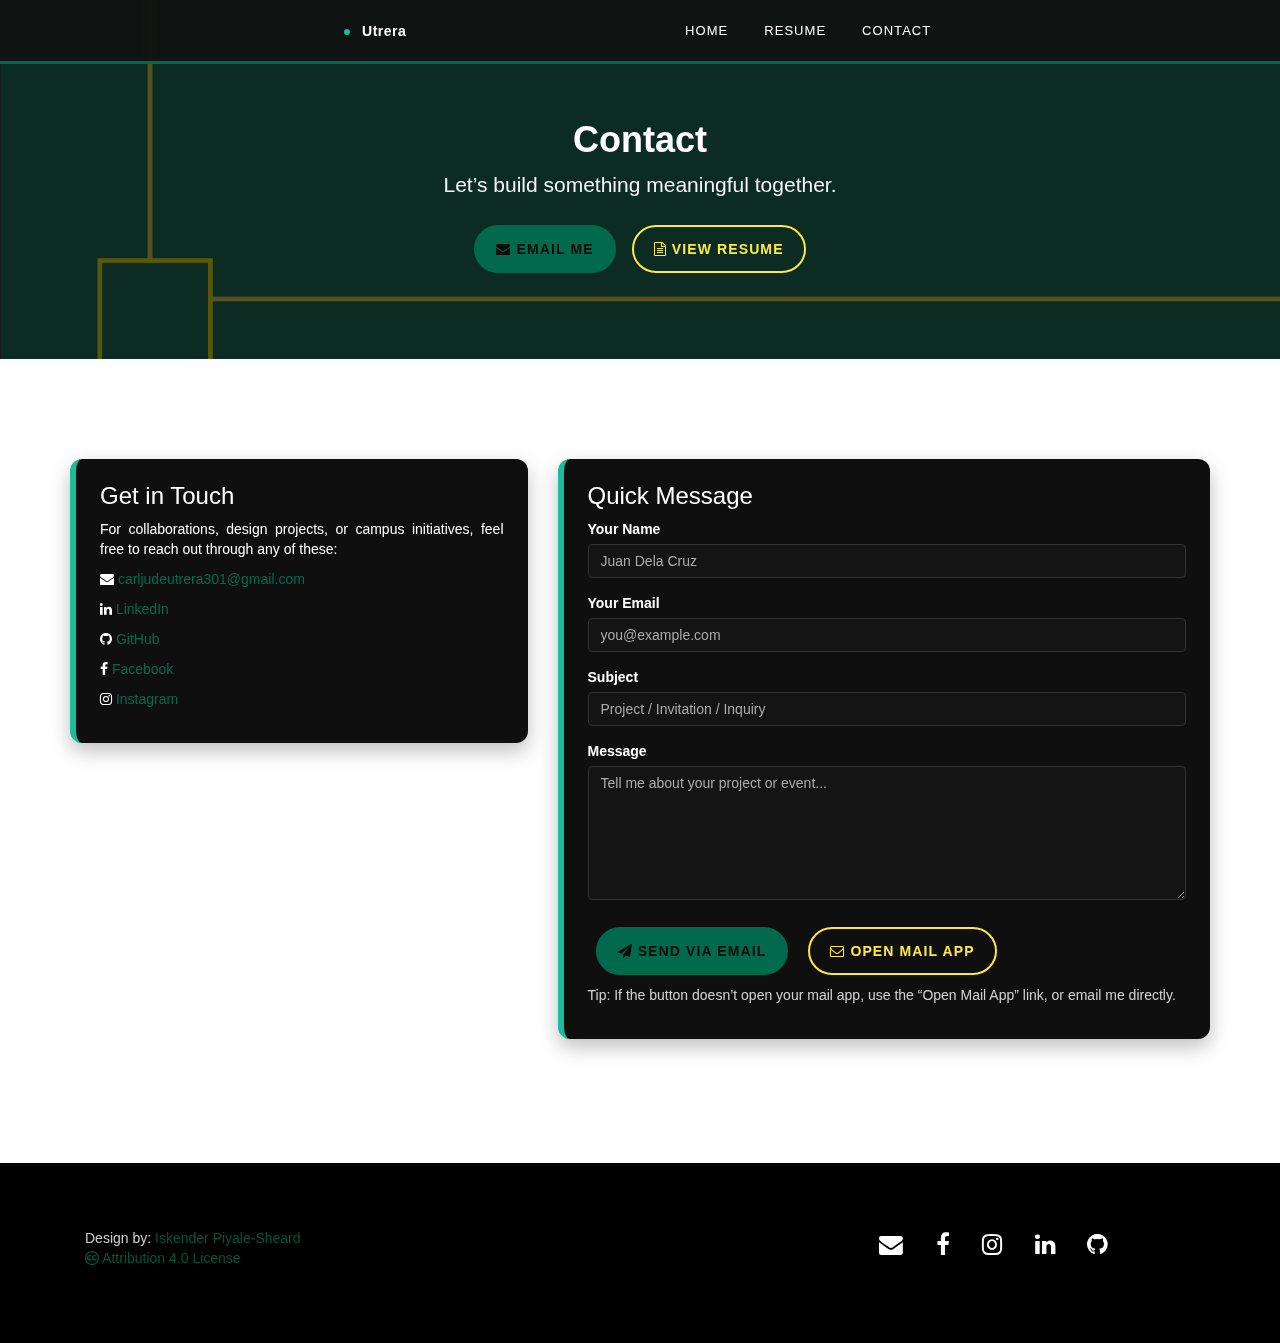
<file: contact.html>
<!DOCTYPE html>
<html lang="en">
<head>
  <meta charset="utf-8">
  <meta http-equiv="X-UA-Compatible" content="IE=edge">
  <meta content="width=device-width, initial-scale=1" name="viewport">
  <title>Contact • Utrera</title>

  <!-- Bootstrap + Icons -->
  <link rel="stylesheet" href="https://maxcdn.bootstrapcdn.com/bootstrap/3.3.6/css/bootstrap.min.css" crossorigin="anonymous">
  <link rel="stylesheet" href="https://maxcdn.bootstrapcdn.com/font-awesome/4.4.0/css/font-awesome.min.css">
  <link rel="stylesheet" href="https://cdn.linearicons.com/free/1.0.0/icon-font.min.css">

  <!-- Site styles -->
  <link rel="stylesheet" href="css/style.css">
  <style>
    .page-hero {
      background:#151515 url(images/4x/BG.png) center/cover no-repeat;
      color:#fff; text-align:center; padding:120px 0 80px; position:relative;
    }
    .page-hero .overlay { position:absolute; inset:0; background:#111; opacity:.7; }
    .page-hero .container { position:relative; z-index:1; }
    .contact-card {
      background:#0f0f0f; color:#fff; border-left:6px solid #1abc9c; padding:24px; border-radius:12px; box-shadow:0 8px 20px rgba(0,0,0,.25);
      margin-bottom:24px;
    }
    .form-control, .form-control:focus { background:#141414; color:#fff; border-color:#333; }
    .form-control::placeholder { color:#aaa; }
    .contact-cta .btn { margin:6px; }
  </style>
</head>
<body class="has-sticky">

  <!-- Sticky header -->
  <header class="site-header is-visible" role="navigation" aria-label="Primary">
    <div class="container">
      <div class="brand">
        <a href="index.html" class="brand-link"><span class="brand-dot">●</span> Utrera</a>
      </div>
      <nav class="site-nav">
        <ul class="nav-list">
          <li><a class="nav-link" href="index.html">Home</a></li>
          <li><a class="nav-link" href="resume.html">Resume</a></li>
          <li><a class="nav-link active" href="contact.html">Contact</a></li>
        </ul>
      </nav>
    </div>
  </header>

  <!-- Hero -->
  <section class="page-hero">
    <div class="overlay"></div>
    <div class="container">
      <h1 style="margin:0 0 10px;">Contact</h1>
      <p class="lead" style="opacity:.95;">Let’s build something meaningful together.</p>
      <div class="contact-cta">
        <a class="btn btn-cta" href="mailto:carljudeutrera301@gmail.com"><i class="fa fa-envelope"></i> Email Me</a>
        <a class="btn btn-outline" href="resume.html"><i class="fa fa-file-text-o"></i> View Resume</a>
      </div>
    </div>
  </section>

  <!-- Contact content -->
  <section class="section-primary">
    <div class="container">
      <div class="row">
        <!-- Info -->
        <div class="col-md-5">
          <div class="contact-card">
            <h3 style="margin-top:0;">Get in Touch</h3>
            <p>For collaborations, design projects, or campus initiatives, feel free to reach out through any of these:</p>
            <p><i class="fa fa-envelope"></i> <a href="mailto:carljudeutrera301@gmail.com">carljudeutrera301@gmail.com</a></p>
            <p><i class="fa fa-linkedin"></i> <a href="https://www.linkedin.com/in/carljudeutrera/" target="_blank">LinkedIn</a></p>
            <p><i class="fa fa-github"></i> <a href="https://github.com/Riritahsi" target="_blank">GitHub</a></p>
            <p><i class="fa fa-facebook"></i> <a href="https://www.facebook.com/Riritashii/" target="_blank">Facebook</a></p>
            <p><i class="fa fa-instagram"></i> <a href="https://www.instagram.com/riritashi/" target="_blank">Instagram</a></p>
          </div>
        </div>

        <!-- Simple email form (mailto) -->
        <div class="col-md-7">
          <div class="contact-card">
            <h3 style="margin-top:0;">Quick Message</h3>
            <!-- Pure mailto-based form: constructs an email in the user's client -->
            <form id="mailtoForm">
              <div class="form-group">
                <label for="name">Your Name</label>
                <input id="name" class="form-control" type="text" placeholder="Juan Dela Cruz" required>
              </div>
              <div class="form-group">
                <label for="email">Your Email</label>
                <input id="email" class="form-control" type="email" placeholder="you@example.com" required>
              </div>
              <div class="form-group">
                <label for="subject">Subject</label>
                <input id="subject" class="form-control" type="text" placeholder="Project / Invitation / Inquiry" required>
              </div>
              <div class="form-group">
                <label for="message">Message</label>
                <textarea id="message" class="form-control" rows="6" placeholder="Tell me about your project or event..." required></textarea>
              </div>
              <button type="submit" class="btn btn-cta"><i class="fa fa-paper-plane"></i> Send via Email</button>
              <a class="btn btn-outline" href="mailto:carljudeutrera301@gmail.com"><i class="fa fa-envelope-o"></i> Open Mail App</a>
            </form>
            <p style="margin-top:10px; opacity:.8;">Tip: If the button doesn’t open your mail app, use the “Open Mail App” link, or email me directly.</p>
          </div>
        </div>
      </div>
    </div>
  </section>

  <!-- Footer -->
  <footer class="footer">
    <div class="container">
      <div class="row">
        <div class="col-md-4"><p>Design by: <a target="_blank" href="http://www.izzydoesizzy.com">Iskender Piyale-Sheard</a><br><a target="_blank" href="http://creativecommons.org/licenses/by/4.0/"><i class="fa fa-creative-commons"></i> Attribution 4.0 License</a></p></div>
        <div class="col-md-4 text-center"></div>
        <div class="col-md-4">
          <div class="social-footer">
            <a href="mailto:carljudeutrera301@gmail.com" target="_blank"><i class="fa fa-envelope"></i></a>
            <a href="https://www.facebook.com/Riritashii/" target="_blank"><i class="fa fa-facebook"></i></a>
            <a href="https://www.instagram.com/riritashi/" target="_blank"><i class="fa fa-instagram"></i></a>
            <a href="https://www.linkedin.com/in/carljudeutrera/" target="_blank"><i class="fa fa-linkedin"></i></a>
            <a href="https://github.com/Riritahsi" target="_blank"><i class="fa fa-github"></i></a>
          </div>
        </div>
      </div>
    </div>
  </footer>

  <!-- JS: build mailto URL from form fields -->
  <script>
    document.querySelectorAll('.site-nav .nav-link').forEach(a=>{
      if (a.getAttribute('href') === 'contact.html') a.classList.add('active');
    });

    const form = document.getElementById('mailtoForm');
    form.addEventListener('submit', function(e) {
      e.preventDefault();
      const name = encodeURIComponent(document.getElementById('name').value.trim());
      const email = encodeURIComponent(document.getElementById('email').value.trim());
      const subject = encodeURIComponent(document.getElementById('subject').value.trim());
      const message = encodeURIComponent(document.getElementById('message').value.trim());

      const body =
        `From: ${decodeURIComponent(name)} <%3C${decodeURIComponent(email)}%3E>%0D%0A%0D%0A` +
        `${decodeURIComponent(message)}%0D%0A%0D%0A` +
        `---%0D%0ASent from the website contact form`;

      window.location.href =
        `mailto:carljudeutrera301@gmail.com?subject=${subject}&body=${body}`;
    });
  </script>
</body>
</html>
</file>
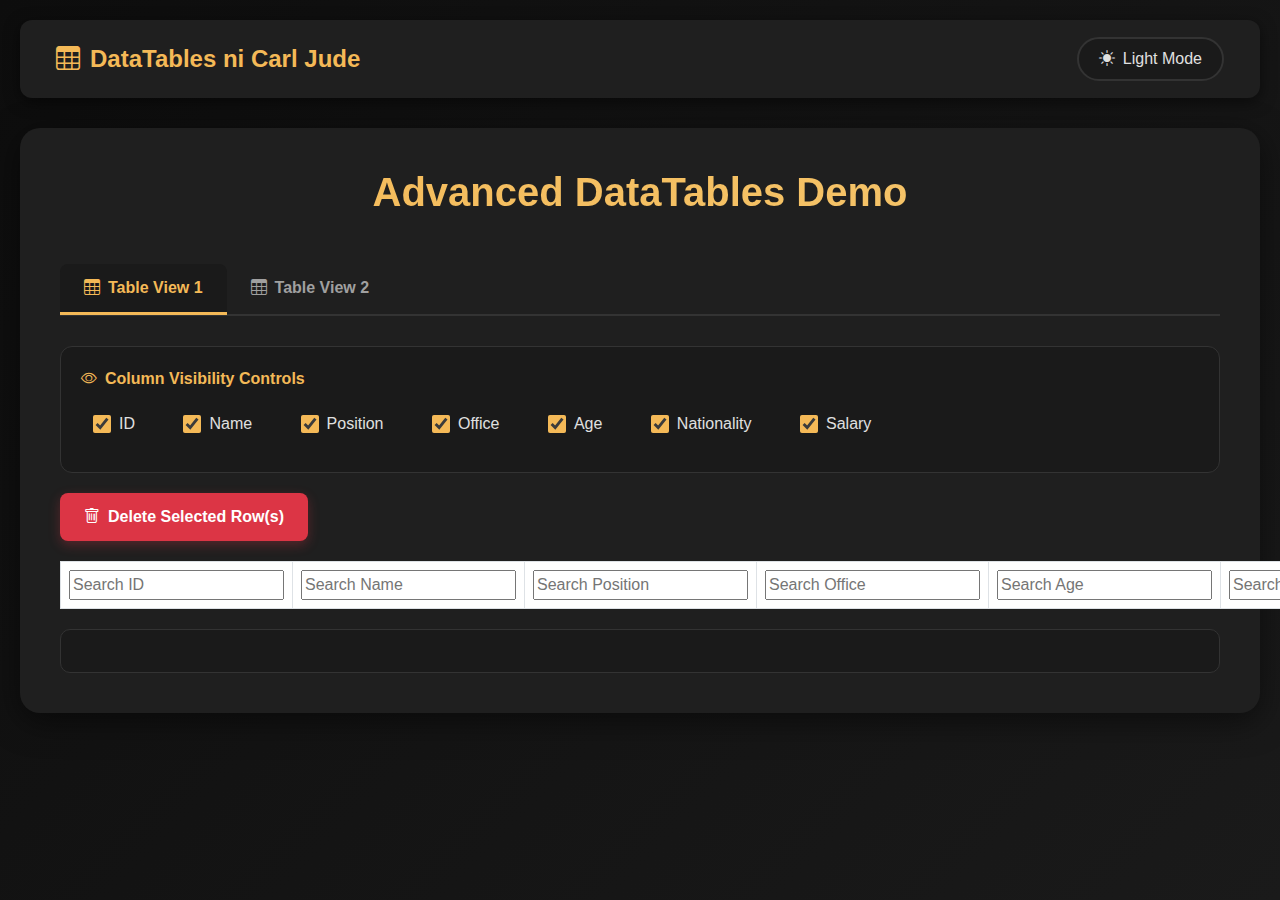
<file: datatables.html>
<!DOCTYPE html>
<html lang="en">
<head>
    <meta charset="UTF-8">
    <meta name="viewport" content="width=device-width, initial-scale=1.0">
    <title>Advanced DataTables Demo</title>
    
    <!-- Bootstrap 5 CSS -->
    <link href="https://cdn.jsdelivr.net/npm/bootstrap@5.3.0/dist/css/bootstrap.min.css" rel="stylesheet">
    
    <!-- DataTables CSS -->
    <link href="https://cdn.datatables.net/1.13.7/css/dataTables.bootstrap5.min.css" rel="stylesheet">
    <link href="https://cdn.datatables.net/buttons/2.4.2/css/buttons.bootstrap5.min.css" rel="stylesheet">
    <link href="https://cdn.datatables.net/select/1.7.0/css/select.bootstrap5.min.css" rel="stylesheet">
    
    <!-- Bootstrap Icons -->
    <link rel="stylesheet" href="https://cdn.jsdelivr.net/npm/bootstrap-icons@1.11.0/font/bootstrap-icons.css">
    
    <style>
        /* ==================== ROOT VARIABLES ==================== */
        :root {
            /* Dark Mode Colors (Default) */
            --bg-primary: #0d0d0d;
            --bg-secondary: #1a1a1a;
            --bg-card: #1f1f1f;
            --bg-hover: #2a2a2a;
            --text-primary: #e0e0e0;
            --text-secondary: #a0a0a0;
            --text-muted: #707070;
            --border-color: #333333;
            --accent-gold: #f4b957;
            --accent-gold-hover: #f5c66d;
            --shadow-color: rgba(0, 0, 0, 0.5);
            --danger-color: #dc3545;
            --danger-hover: #c82333;
            --success-color: #28a745;
        }
        
        /* Light Mode Colors */
        body.light-mode {
            --bg-primary: #f5f7fa;
            --bg-secondary: #ffffff;
            --bg-card: #ffffff;
            --bg-hover: #f0f2f5;
            --text-primary: #2c3e50;
            --text-secondary: #5a6c7d;
            --text-muted: #95a5a6;
            --border-color: #e1e8ed;
            --shadow-color: rgba(0, 0, 0, 0.08);
        }
        
        /* ==================== GLOBAL STYLES ==================== */
        * {
            transition: background-color 0.3s ease, color 0.3s ease, border-color 0.3s ease;
        }
        
        body {
            background: linear-gradient(135deg, var(--bg-primary) 0%, var(--bg-secondary) 100%);
            color: var(--text-primary);
            font-family: 'Segoe UI', Tahoma, Geneva, Verdana, sans-serif;
            min-height: 100vh;
            padding: 20px;
        }
        
        /* ==================== NAVBAR ==================== */
        .navbar-custom {
            background: var(--bg-card);
            border-radius: 12px;
            padding: 1rem 1.5rem;
            margin-bottom: 30px;
            box-shadow: 0 4px 15px var(--shadow-color);
        }
        
        .navbar-brand {
            color: var(--accent-gold) !important;
            font-weight: 700;
            font-size: 1.5rem;
            display: flex;
            align-items: center;
            gap: 10px;
        }
        
        .theme-toggle {
            background: var(--bg-secondary);
            border: 2px solid var(--border-color);
            color: var(--text-primary);
            border-radius: 50px;
            padding: 8px 20px;
            cursor: pointer;
            transition: all 0.3s ease;
            display: flex;
            align-items: center;
            gap: 8px;
            font-weight: 500;
        }
        
        .theme-toggle:hover {
            background: var(--accent-gold);
            border-color: var(--accent-gold);
            color: #000;
            transform: translateY(-2px);
            box-shadow: 0 4px 12px rgba(244, 185, 87, 0.4);
        }
        
        /* ==================== MAIN CONTAINER ==================== */
        .main-container {
            max-width: 1400px;
            margin: 0 auto;
            background: var(--bg-card);
            padding: 40px;
            border-radius: 20px;
            box-shadow: 0 8px 32px var(--shadow-color);
        }
        
        .page-title {
            color: var(--text-primary);
            font-weight: 700;
            font-size: 2.5rem;
            margin-bottom: 10px;
            background: linear-gradient(135deg, var(--accent-gold) 0%, #f5c66d 100%);
            -webkit-background-clip: text;
            -webkit-text-fill-color: transparent;
            background-clip: text;
        }
        
        .page-subtitle {
            color: var(--text-secondary);
            font-size: 1rem;
            margin-bottom: 30px;
        }
        
        /* ==================== TABS ==================== */
        .nav-tabs {
            border-bottom: 2px solid var(--border-color);
            margin-bottom: 30px;
        }
        
        .nav-tabs .nav-link {
            background: transparent;
            border: none;
            border-bottom: 3px solid transparent;
            color: var(--text-secondary);
            padding: 12px 24px;
            font-weight: 600;
            transition: all 0.3s ease;
            border-radius: 8px 8px 0 0;
        }
        
        .nav-tabs .nav-link:hover {
            color: var(--accent-gold);
            background: var(--bg-hover);
        }
        
        .nav-tabs .nav-link.active {
            color: var(--accent-gold);
            background: var(--bg-secondary);
            border-bottom-color: var(--accent-gold);
        }
        
        /* ==================== CARDS ==================== */
        .card-custom {
            background: var(--bg-secondary);
            border: 1px solid var(--border-color);
            border-radius: 12px;
            padding: 20px;
            margin-bottom: 20px;
            box-shadow: 0 4px 12px var(--shadow-color);
        }
        
        .column-visibility {
            background: var(--bg-secondary);
            border: 1px solid var(--border-color);
            border-radius: 12px;
            padding: 20px;
            margin-bottom: 20px;
        }
        
        .column-visibility strong {
            color: var(--accent-gold);
            font-size: 1rem;
            display: block;
            margin-bottom: 15px;
        }
        
        .column-visibility label {
            color: var(--text-primary);
            margin-right: 20px;
            margin-bottom: 10px;
            cursor: pointer;
            display: inline-flex;
            align-items: center;
            gap: 8px;
            font-weight: 500;
            padding: 6px 12px;
            border-radius: 6px;
            transition: all 0.2s ease;
        }
        
        .column-visibility label:hover {
            background: var(--bg-hover);
        }
        
        .column-visibility input[type="checkbox"] {
            width: 18px;
            height: 18px;
            cursor: pointer;
            accent-color: var(--accent-gold);
        }
        
        /* ==================== BUTTONS ==================== */
        .btn-delete {
            background: var(--danger-color);
            border: none;
            color: white;
            padding: 12px 24px;
            border-radius: 8px;
            font-weight: 600;
            transition: all 0.3s ease;
            margin-bottom: 20px;
            box-shadow: 0 4px 12px rgba(220, 53, 69, 0.3);
        }
        
        .btn-delete:hover {
            background: var(--danger-hover);
            transform: translateY(-2px);
            box-shadow: 0 6px 16px rgba(220, 53, 69, 0.4);
        }
        
        /* ==================== DATATABLE STYLES ==================== */
        .dataTables_wrapper {
            position: relative;
            color: var(--text-primary);
        }
        
        table.dataTable {
            border-collapse: separate !important;
            border-spacing: 0;
            width: 100% !important;
            background: var(--bg-secondary);
            border-radius: 12px;
            overflow: hidden;
            box-shadow: 0 2px 8px var(--shadow-color);
        }
        
        table.dataTable thead th {
            background: var(--bg-card);
            color: var(--accent-gold);
            font-weight: 700;
            padding: 16px;
            border-bottom: 2px solid var(--border-color);
            text-transform: uppercase;
            font-size: 0.85rem;
            letter-spacing: 0.5px;
        }
        
        table.dataTable thead .column-search-row th {
            background: var(--bg-secondary);
            padding: 10px;
            border-bottom: 1px solid var(--border-color);
        }
        
        table.dataTable thead .column-search-row input {
            width: 100%;
            padding: 8px 12px;
            background: var(--bg-card);
            border: 1px solid var(--border-color);
            border-radius: 6px;
            color: var(--text-primary);
            font-size: 0.9rem;
            transition: all 0.3s ease;
        }
        
        table.dataTable thead .column-search-row input:focus {
            outline: none;
            border-color: var(--accent-gold);
            box-shadow: 0 0 0 3px rgba(244, 185, 87, 0.1);
        }
        
        table.dataTable thead .column-search-row input::placeholder {
            color: var(--text-muted);
        }
        
        table.dataTable tbody td {
            padding: 14px 16px;
            border-bottom: 1px solid var(--border-color);
            color: var(--text-primary);
            background: var(--bg-secondary);
        }
        
        table.dataTable tbody tr {
            transition: all 0.2s ease;
        }
        
        table.dataTable tbody tr:hover {
            background: var(--bg-hover) !important;
        }
        
        table.dataTable tbody tr.selected {
            background: rgba(244, 185, 87, 0.2) !important;
            border-left: 4px solid var(--accent-gold);
        }
        
        table.dataTable.table-striped tbody tr:nth-of-type(odd) {
            background: var(--bg-secondary);
        }
        
        table.dataTable.table-striped tbody tr:nth-of-type(even) {
            background: var(--bg-card);
        }
        
        /* ==================== PAGINATION ==================== */
        .custom-layout-top {
            display: flex;
            justify-content: center;
            margin-bottom: 20px;
            min-height: 50px;
        }
        
        .dataTables_wrapper .dataTables_paginate {
            padding: 12px;
            background: var(--bg-secondary);
            border-radius: 10px;
            border: 1px solid var(--border-color);
            order: -1;
            margin-bottom: 20px;
        }
        
        .dataTables_paginate .paginate_button {
            background: var(--bg-card);
            border: 1px solid var(--border-color);
            color: var(--text-primary) !important;
            padding: 8px 16px;
            margin: 0 4px;
            border-radius: 6px;
            transition: all 0.3s ease;
            font-weight: 500;
        }
        
        .dataTables_paginate .paginate_button:hover {
            background: var(--accent-gold) !important;
            border-color: var(--accent-gold) !important;
            color: #000 !important;
            transform: translateY(-2px);
            box-shadow: 0 4px 12px rgba(244, 185, 87, 0.3);
        }
        
        .dataTables_paginate .paginate_button.current {
            background: var(--accent-gold) !important;
            border-color: var(--accent-gold) !important;
            color: #000 !important;
            box-shadow: 0 4px 12px rgba(244, 185, 87, 0.4);
        }
        
        .dataTables_paginate .paginate_button.disabled {
            opacity: 0.4;
            cursor: not-allowed;
        }
        
        /* ==================== ENTRIES & INFO ==================== */
        .custom-layout-bottom {
            margin-top: 20px;
        }
        
        .entries-info-container {
            display: flex;
            flex-direction: column;
            gap: 12px;
            padding: 15px;
            background: var(--bg-secondary);
            border-radius: 10px;
            border: 1px solid var(--border-color);
        }
        
        .dataTables_length,
        .dataTables_info {
            color: var(--text-primary);
            margin: 0;
        }
        
        .dataTables_length label,
        .dataTables_info {
            font-size: 0.95rem;
            font-weight: 500;
        }
        
        .dataTables_length select {
            background: var(--bg-card);
            border: 1px solid var(--border-color);
            color: var(--text-primary);
            padding: 6px 12px;
            border-radius: 6px;
            margin: 0 8px;
            cursor: pointer;
            font-weight: 600;
        }
        
        .dataTables_length select:focus {
            outline: none;
            border-color: var(--accent-gold);
            box-shadow: 0 0 0 3px rgba(244, 185, 87, 0.1);
        }
        
        .dataTables_filter {
            display: none !important;
        }
        
        /* ==================== RESPONSIVE ==================== */
        @media (max-width: 768px) {
            .main-container {
                padding: 20px;
            }
            
            .page-title {
                font-size: 1.8rem;
            }
            
            .navbar-custom {
                flex-direction: column;
                gap: 15px;
            }
            
            .column-visibility label {
                display: block;
                margin-bottom: 10px;
            }
            
            table.dataTable thead th,
            table.dataTable tbody td {
                padding: 10px;
                font-size: 0.85rem;
            }
        }
        
        /* ==================== SCROLLBAR ==================== */
        ::-webkit-scrollbar {
            width: 10px;
            height: 10px;
        }
        
        ::-webkit-scrollbar-track {
            background: var(--bg-card);
        }
        
        ::-webkit-scrollbar-thumb {
            background: var(--accent-gold);
            border-radius: 5px;
        }
        
        ::-webkit-scrollbar-thumb:hover {
            background: var(--accent-gold-hover);
        }
    </style>
</head>
<body>
    <!-- Navbar with Theme Toggle -->
    <nav class="navbar navbar-custom">
        <div class="container-fluid d-flex justify-content-between align-items-center">
            <span class="navbar-brand mb-0">
                <i class="bi bi-table"></i>
                DataTables ni Carl Jude
            </span>
            <button class="theme-toggle" id="themeToggle">
                <i class="bi bi-sun-fill" id="themeIcon"></i>
                <span id="themeText">Light Mode</span>
            </button>
        </div>
    </nav>

    <!-- Main Container -->
    <div class="main-container">
        <div class="text-center mb-5">
            <h1 class="page-title">Advanced DataTables Demo</h1>
        </div>
        
        <!-- Tab Navigation -->
        <ul class="nav nav-tabs" id="tableTabs" role="tablist">
            <li class="nav-item" role="presentation">
                <button class="nav-link active" id="table1-tab" data-bs-toggle="tab" data-bs-target="#table1" type="button" role="tab">
                    <i class="bi bi-table me-2"></i>Table View 1
                </button>
            </li>
            <li class="nav-item" role="presentation">
                <button class="nav-link" id="table2-tab" data-bs-toggle="tab" data-bs-target="#table2" type="button" role="tab">
                    <i class="bi bi-table me-2"></i>Table View 2
                </button>
            </li>
        </ul>
        
        <!-- Tab Content -->
        <div class="tab-content" id="tableTabContent">
            <!-- First Table Tab -->
            <div class="tab-pane fade show active" id="table1" role="tabpanel">
                <!-- Column Visibility Controls -->
                <div class="column-visibility">
                    <strong><i class="bi bi-eye me-2"></i>Column Visibility Controls</strong>
                    <div class="mt-2">
                        <label><input type="checkbox" class="toggle-vis" data-table="1" data-column="0" checked> ID</label>
                        <label><input type="checkbox" class="toggle-vis" data-table="1" data-column="1" checked> Name</label>
                        <label><input type="checkbox" class="toggle-vis" data-table="1" data-column="2" checked> Position</label>
                        <label><input type="checkbox" class="toggle-vis" data-table="1" data-column="3" checked> Office</label>
                        <label><input type="checkbox" class="toggle-vis" data-table="1" data-column="4" checked> Age</label>
                        <label><input type="checkbox" class="toggle-vis" data-table="1" data-column="5" checked> Nationality</label>
                        <label><input type="checkbox" class="toggle-vis" data-table="1" data-column="6" checked> Salary</label>
                    </div>
                </div>
                
                <button class="btn btn-delete" id="deleteBtn1">
                    <i class="bi bi-trash me-2"></i>Delete Selected Row(s)
                </button>
                
                <!-- DataTable 1 -->
                <table id="dataTable1" class="table table-striped table-bordered" style="width:100%">
                    <thead>
                        <tr class="column-search-row">
                            <th><input type="text" placeholder="Search ID" /></th>
                            <th><input type="text" placeholder="Search Name" /></th>
                            <th><input type="text" placeholder="Search Position" /></th>
                            <th><input type="text" placeholder="Search Office" /></th>
                            <th><input type="text" placeholder="Search Age" /></th>
                            <th><input type="text" placeholder="Search Nationality" /></th>
                            <th><input type="text" placeholder="Search Salary" /></th>
                        </tr>
                    </thead>
                    <tbody></tbody>
                </table>
                
                <!-- Custom Layout Bottom (Entries and Info) -->
                <div class="custom-layout-bottom">
                    <div class="entries-info-container">
                        <div id="length1"></div>
                        <div id="info1"></div>
                    </div>
                </div>
            </div>
            
            <!-- Second Table Tab -->
            <div class="tab-pane fade" id="table2" role="tabpanel">
                <!-- Column Visibility Controls -->
                <div class="column-visibility">
                    <strong><i class="bi bi-eye me-2"></i>Column Visibility Controls</strong>
                    <div class="mt-2">
                        <label><input type="checkbox" class="toggle-vis" data-table="2" data-column="0" checked> ID</label>
                        <label><input type="checkbox" class="toggle-vis" data-table="2" data-column="1" checked> Name</label>
                        <label><input type="checkbox" class="toggle-vis" data-table="2" data-column="2" checked> Position</label>
                        <label><input type="checkbox" class="toggle-vis" data-table="2" data-column="3" checked> Office</label>
                        <label><input type="checkbox" class="toggle-vis" data-table="2" data-column="4" checked> Age</label>
                        <label><input type="checkbox" class="toggle-vis" data-table="2" data-column="5" checked> Nationality</label>
                        <label><input type="checkbox" class="toggle-vis" data-table="2" data-column="6" checked> Salary</label>
                    </div>
                </div>
                
                <button class="btn btn-delete" id="deleteBtn2">
                    <i class="bi bi-trash me-2"></i>Delete Selected Row(s)
                </button>
                
                <!-- DataTable 2 -->
                <table id="dataTable2" class="table table-striped table-bordered" style="width:100%">
                    <thead>
                        <tr class="column-search-row">
                            <th><input type="text" placeholder="Search ID" /></th>
                            <th><input type="text" placeholder="Search Name" /></th>
                            <th><input type="text" placeholder="Search Position" /></th>
                            <th><input type="text" placeholder="Search Office" /></th>
                            <th><input type="text" placeholder="Search Age" /></th>
                            <th><input type="text" placeholder="Search Nationality" /></th>
                            <th><input type="text" placeholder="Search Salary" /></th>
                        </tr>
                    </thead>
                    <tbody></tbody>
                </table>
                
                <!-- Custom Layout Bottom (Entries and Info) -->
                <div class="custom-layout-bottom">
                    <div class="entries-info-container">
                        <div id="length2"></div>
                        <div id="info2"></div>
                    </div>
                </div>
            </div>
        </div>
    </div>
    
    <!-- jQuery -->
    <script src="https://code.jquery.com/jquery-3.7.0.min.js"></script>
    
    <!-- Bootstrap 5 JS -->
    <script src="https://cdn.jsdelivr.net/npm/bootstrap@5.3.0/dist/js/bootstrap.bundle.min.js"></script>
    
    <!-- DataTables JS -->
    <script src="https://cdn.datatables.net/1.13.7/js/jquery.dataTables.min.js"></script>
    <script src="https://cdn.datatables.net/1.13.7/js/dataTables.bootstrap5.min.js"></script>
    <script src="https://cdn.datatables.net/select/1.7.0/js/dataTables.select.min.js"></script>
    
    <script>
        // ==================== THEME TOGGLE FUNCTIONALITY ====================
        const themeToggle = document.getElementById('themeToggle');
        const themeIcon = document.getElementById('themeIcon');
        const themeText = document.getElementById('themeText');
        const body = document.body;
        
        // Check for saved theme preference or default to dark mode
        const currentTheme = localStorage.getItem('theme') || 'dark';
        if (currentTheme === 'light') {
            body.classList.add('light-mode');
            updateThemeButton(true);
        }
        
        themeToggle.addEventListener('click', function() {
            body.classList.toggle('light-mode');
            const isLight = body.classList.contains('light-mode');
            localStorage.setItem('theme', isLight ? 'light' : 'dark');
            updateThemeButton(isLight);
        });
        
        function updateThemeButton(isLight) {
            if (isLight) {
                themeIcon.className = 'bi bi-moon-fill';
                themeText.textContent = 'Dark Mode';
            } else {
                themeIcon.className = 'bi bi-sun-fill';
                themeText.textContent = 'Light Mode';
            }
        }
        
        // ==================== DATATABLES INITIALIZATION ====================
        $(document).ready(function() {
            // Sample data that mimics AJAX response
            // In production, this would come from: ajax: 'https://your-api-endpoint.com/data'
            var sampleData = {
                "data": [
                    ["1", "Tiger Nixon", "System Architect", "Edinburgh", "61", "British", "$320,800"],
                    ["2", "Garrett Winters", "Accountant", "Tokyo", "63", "American", "$170,750"],
                    ["3", "Ashton Cox", "Junior Technical Author", "San Francisco", "66", "American", "$86,000"],
                    ["4", "Cedric Kelly", "Senior Javascript Developer", "Edinburgh", "22", "British", "$433,060"],
                    ["5", "Airi Satou", "Accountant", "Tokyo", "33", "Japanese", "$162,700"],
                    ["6", "Brielle Williamson", "Integration Specialist", "New York", "61", "American", "$372,000"],
                    ["7", "Herrod Chandler", "Sales Assistant", "San Francisco", "59", "American", "$137,500"],
                    ["8", "Rhona Davidson", "Integration Specialist", "Tokyo", "55", "Canadian", "$327,900"],
                    ["9", "Colleen Hurst", "Javascript Developer", "San Francisco", "39", "American", "$205,500"],
                    ["10", "Sonya Frost", "Software Engineer", "Edinburgh", "23", "British", "$103,600"],
                    ["11", "Jena Gaines", "Office Manager", "London", "30", "British", "$90,560"],
                    ["12", "Quinn Flynn", "Support Lead", "Edinburgh", "22", "British", "$342,000"],
                    ["13", "Charde Marshall", "Regional Director", "San Francisco", "36", "American", "$470,600"],
                    ["14", "Haley Kennedy", "Senior Marketing Designer", "London", "43", "British", "$313,500"],
                    ["15", "Tatyana Fitzpatrick", "Regional Director", "London", "19", "British", "$385,750"],
                    ["16", "Michael Silva", "Marketing Designer", "London", "66", "Brazilian", "$198,500"],
                    ["17", "Paul Byrd", "Chief Financial Officer", "New York", "64", "American", "$725,000"],
                    ["18", "Gloria Little", "Systems Administrator", "New York", "59", "American", "$237,500"],
                    ["19", "Bradley Greer", "Software Engineer", "London", "41", "British", "$132,000"],
                    ["20", "Dai Rios", "Personnel Lead", "Edinburgh", "35", "Spanish", "$217,500"],
                    ["21", "Jenette Caldwell", "Development Lead", "New York", "30", "American", "$345,000"],
                    ["22", "Yuri Berry", "Chief Marketing Officer", "New York", "40", "Russian", "$675,000"],
                    ["23", "Caesar Vance", "Pre-Sales Support", "New York", "21", "American", "$106,450"],
                    ["24", "Doris Wilder", "Sales Assistant", "Sydney", "23", "Australian", "$85,600"],
                    ["25", "Angelica Ramos", "Chief Executive Officer", "London", "47", "British", "$1,200,000"],
                    ["26", "Gavin Joyce", "Developer", "Edinburgh", "42", "British", "$92,575"],
                    ["27", "Jennifer Chang", "Regional Director", "Singapore", "28", "Singaporean", "$357,650"],
                    ["28", "Brenden Wagner", "Software Engineer", "San Francisco", "28", "American", "$206,850"],
                    ["29", "Fiona Green", "Chief Operating Officer", "San Francisco", "48", "American", "$850,000"],
                    ["30", "Shou Itou", "Regional Marketing", "Tokyo", "20", "Japanese", "$163,000"],
                    ["31", "Michelle House", "Integration Specialist", "Sydney", "37", "Australian", "$95,400"],
                    ["32", "Suki Burks", "Developer", "London", "53", "British", "$114,500"],
                    ["33", "Prescott Bartlett", "Technical Author", "London", "27", "British", "$145,000"],
                    ["34", "Gavin Cortez", "Team Leader", "San Francisco", "22", "American", "$235,500"],
                    ["35", "Martena Mccray", "Post-Sales support", "Edinburgh", "46", "British", "$324,050"],
                    ["36", "Unity Butler", "Marketing Designer", "San Francisco", "47", "American", "$85,675"],
                    ["37", "Howard Hatfield", "Office Manager", "San Francisco", "51", "American", "$164,500"],
                    ["38", "Hope Fuentes", "Secretary", "San Francisco", "41", "American", "$109,850"],
                    ["39", "Vivian Harrell", "Financial Controller", "San Francisco", "62", "American", "$452,500"],
                    ["40", "Timothy Mooney", "Office Manager", "London", "37", "British", "$136,200"],
                    ["41", "Jackson Bradshaw", "Director", "New York", "65", "American", "$645,750"],
                    ["42", "Olivia Liang", "Support Engineer", "Singapore", "64", "Singaporean", "$234,500"],
                    ["43", "Bruno Nash", "Software Engineer", "London", "38", "British", "$163,500"],
                    ["44", "Sakura Yamamoto", "Support Engineer", "Tokyo", "37", "Japanese", "$139,575"],
                    ["45", "Thor Walton", "Developer", "New York", "61", "American", "$98,540"],
                    ["46", "Finn Camacho", "Support Engineer", "San Francisco", "47", "American", "$87,500"],
                    ["47", "Serge Baldwin", "Data Coordinator", "Singapore", "64", "Singaporean", "$138,575"],
                    ["48", "Zenaida Frank", "Software Engineer", "New York", "63", "American", "$125,250"],
                    ["49", "Zorita Serrano", "Software Engineer", "San Francisco", "56", "American", "$115,000"],
                    ["50", "Jennifer Acosta", "Junior Javascript Developer", "Edinburgh", "43", "British", "$75,650"]
                ]
            };
            
            // Function to initialize a DataTable
            function initializeTable(tableId, lengthId, infoId, paginationId, deleteBtn) {
                var table = $(tableId).DataTable({
                    data: sampleData.data,
                    // For actual AJAX, uncomment below and comment out 'data' above:
                    // ajax: 'https://your-api-endpoint.com/data.json',
                    columns: [
                        { title: "ID" },
                        { title: "NAME" },
                        { title: "POSITION" },
                        { title: "OFFICE" },
                        { title: "AGE" },
                        { title: "NATIONALITY" },
                        { title: "SALARY" }
                    ],
                    select: {
                        style: 'multi',
                        selector: 'td:not(:last-child)'
                    },
                    dom: 'plrtip', // p = pagination on top
                    pageLength: 10,
                    lengthMenu: [[10, 25, 50, -1], [10, 25, 50, "All"]],
                    language: {
                        lengthMenu: "Show _MENU_ entries per page",
                        info: "Showing _START_ to _END_ of _TOTAL_ entries",
                        infoEmpty: "Showing 0 to 0 of 0 entries",
                        infoFiltered: "(filtered from _MAX_ total entries)"
                    },
                    initComplete: function() {
                        // Move length and info to custom locations
                        var length = $(tableId + '_wrapper .dataTables_length').detach();
                        var info = $(tableId + '_wrapper .dataTables_info').detach();
                        $(lengthId).html(length);
                        $(infoId).html(info);
                        
                        // Setup column search on the first (and only) header row
                        this.api().columns().every(function() {
                            var column = this;
                            $('input', $(tableId + ' thead tr:eq(0) th').eq(column.index())).on('keyup change clear', function() {
                                if (column.search() !== this.value) {
                                    column.search(this.value).draw();
                                }
                            });
                        });
                    }
                });
                
                // Delete selected rows
                $(deleteBtn).on('click', function() {
                    var selectedRows = table.rows('.selected');
                    if (selectedRows.count() > 0) {
                        if (confirm('Are you sure you want to delete ' + selectedRows.count() + ' row(s)?')) {
                            selectedRows.remove().draw();
                        }
                    } else {
                        alert('Please select at least one row to delete.');
                    }
                });
                
                return table;
            }
            
            // Initialize both tables
            var table1 = initializeTable('#dataTable1', '#length1', '#info1', '#pagination1-top', '#deleteBtn1');
            var table2 = initializeTable('#dataTable2', '#length2', '#info2', '#pagination2-top', '#deleteBtn2');
            
            // Column visibility toggle
            $('.toggle-vis').on('change', function() {
                var tableNum = $(this).data('table');
                var column = $(this).data('column');
                var table = (tableNum == 1) ? table1 : table2;
                
                // Toggle column visibility
                var col = table.column(column);
                col.visible($(this).is(':checked'));
            });
            
            // Handle tab switching - redraw tables to fix layout
            $('button[data-bs-toggle="tab"]').on('shown.bs.tab', function(e) {
                $.fn.dataTable.tables({ visible: true, api: true }).columns.adjust();
            });
        });
    </script>
</body>
</html>
</file>
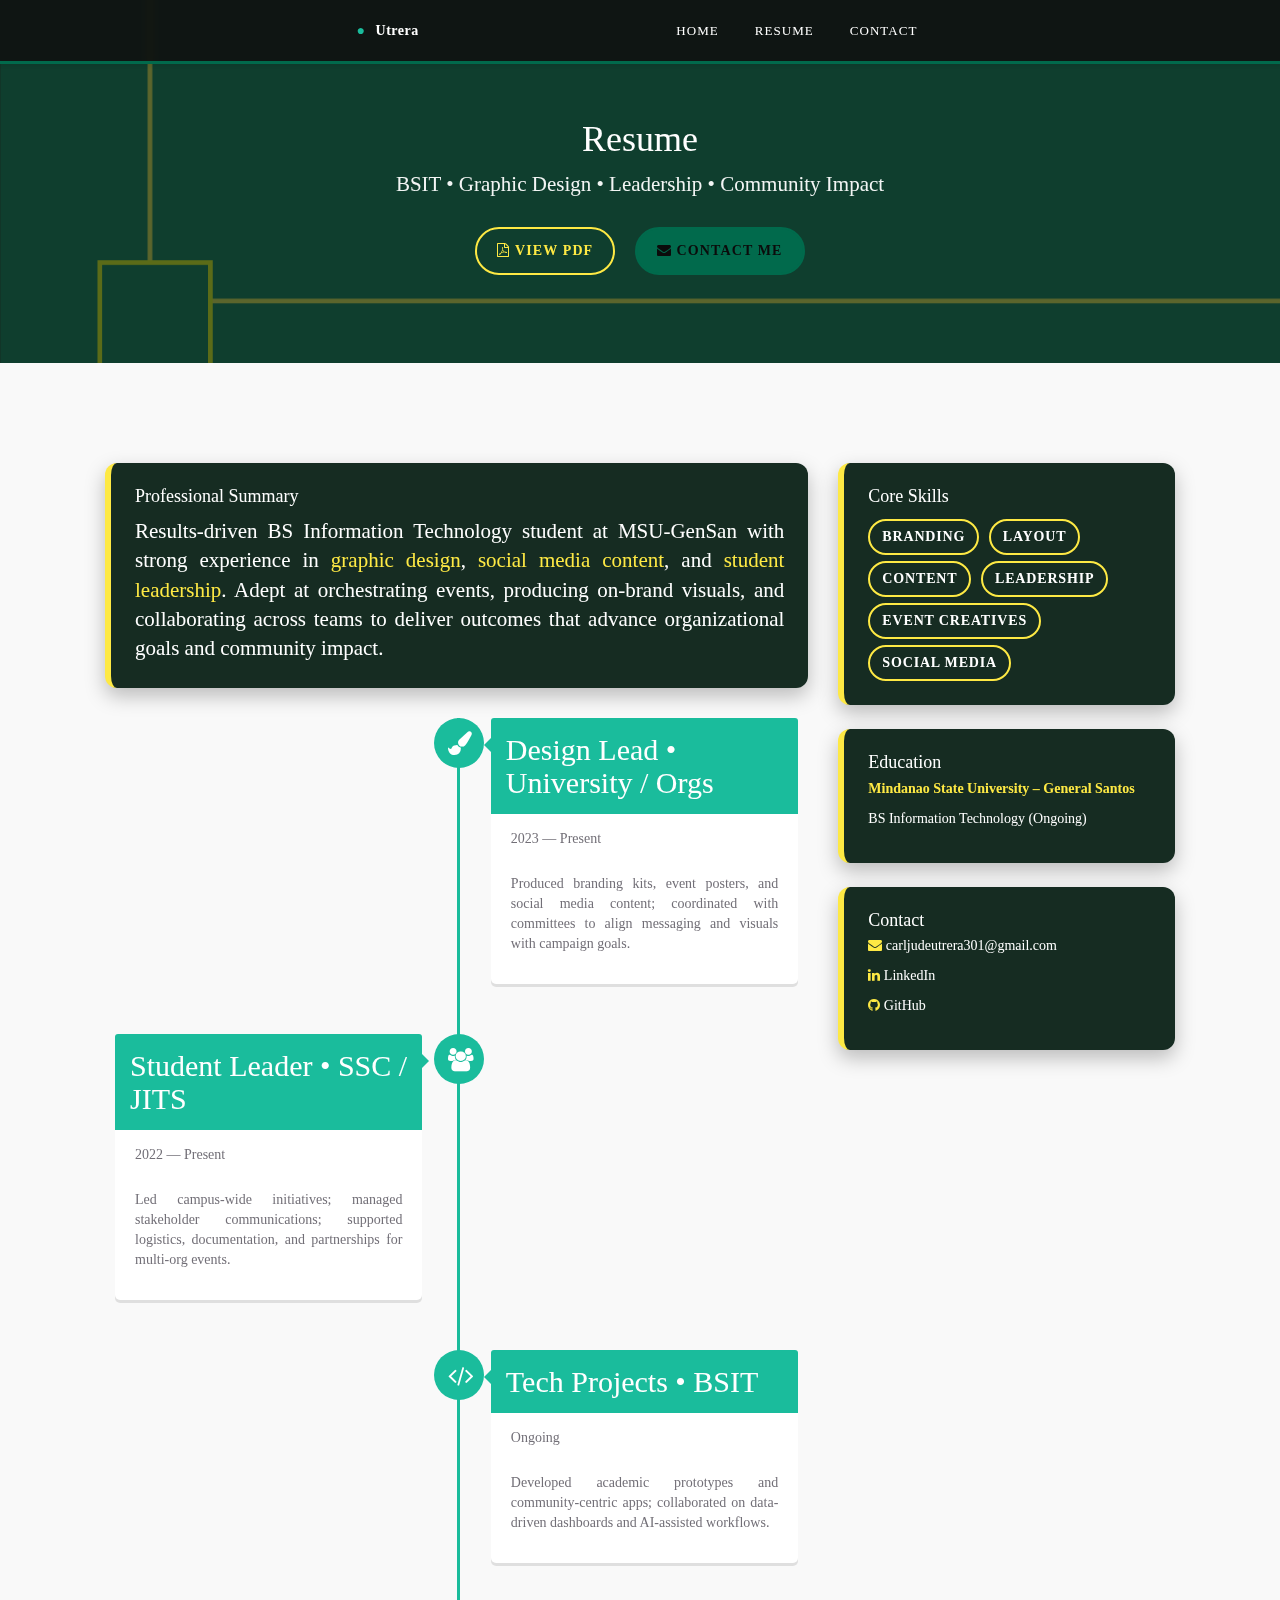
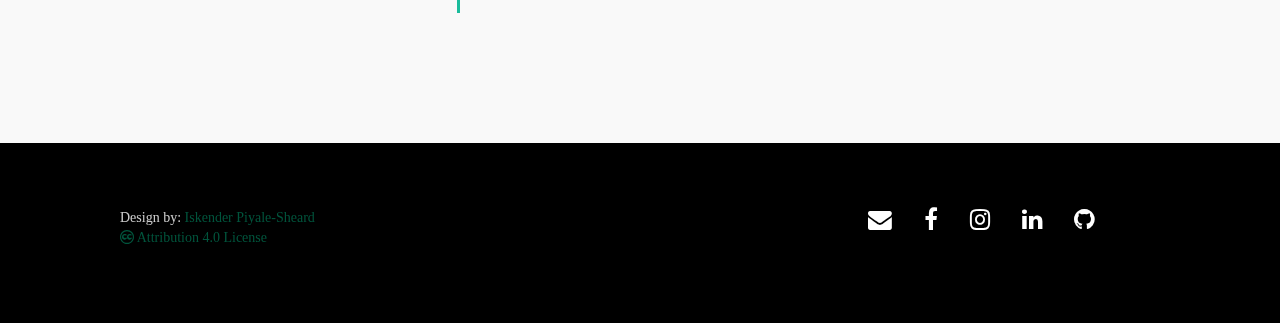
<file: resume.html>
<!DOCTYPE html>
<html lang="en">
<head>
  <meta charset="utf-8">
  <meta http-equiv="X-UA-Compatible" content="IE=edge">
  <meta content="width=device-width, initial-scale=1" name="viewport">
  <title>Resume • Utrera</title>

  <!-- Bootstrap + Icons (same stack as index) -->
  <link rel="stylesheet" href="https://maxcdn.bootstrapcdn.com/bootstrap/3.3.6/css/bootstrap.min.css" crossorigin="anonymous">
  <link rel="stylesheet" href="https://maxcdn.bootstrapcdn.com/font-awesome/4.4.0/css/font-awesome.min.css">
  <link rel="stylesheet" href="https://cdn.linearicons.com/free/1.0.0/icon-font.min.css">

  <!-- Site styles -->
  <link rel="stylesheet" href="css/style.css">
  <link rel="stylesheet" href="css/timeline.css">
  <style>
    /* Page-specific tweaks (keeps global branding intact) */
    .page-hero {
      background: #162c22 url(images/4x/BG.png) center/cover no-repeat;
      color: #fff; text-align: center; padding: 120px 0 80px; position: relative;
    }
    .page-hero .overlay { position:absolute; inset:0; background:#162c22; opacity:.7; }
    .page-hero .container { position: relative; z-index: 1; }
    .resume-actions .btn { margin: 8px; }
    .resume-grid h3 { margin-top: 0; }
    .badge-skill {
      display:inline-block; margin:6px 6px 0 0; padding:6px 12px; border-radius:999px;
      border:2px solid #fee944; color:#fee944; text-transform:uppercase; letter-spacing:.06em; font-weight:600;
    }
    .resume-card {
      background:#162c22; color:#fff; border-left:6px solid #fee944; padding:24px; border-radius:12px; box-shadow:0 8px 20px rgba(0,0,0,.25);
      margin-bottom:24px;
    }
    .resume-card h4 { color:#fff; margin:0 0 6px; }
    .resume-card .meta { color:#fee944; font-weight:600; margin-bottom:10px; }
    .timeline .timeline-item .timeline-content h2 { color:#fff; }
    /* Make badge-skill text white for resume page */
    .badge-skill { color: #fff !important; }
    /* Make contact links in sidebar white */
    .resume-card a[href^="mailto"],
    .resume-card a[href*="linkedin.com"],
    .resume-card a[href*="github.com"] {
      color: #fff !important;
    }
    /* Make summary spans yellow */
    .resume-card .lead span { color: #fee944; }
  </style>
</head>
<body class="has-sticky">

  <!-- Sticky header (visible immediately on subpages) -->
  <header class="site-header is-visible" role="navigation" aria-label="Primary">
    <div class="container">
      <div class="brand">
        <a href="index.html" class="brand-link"><span class="brand-dot">●</span> Utrera</a>
      </div>
      <nav class="site-nav">
        <ul class="nav-list">
          <li><a class="nav-link" href="index.html">Home</a></li>
          <li><a class="nav-link active" href="resume.html">Resume</a></li>
          <li><a class="nav-link" href="contact.html">Contact</a></li>
        </ul>
      </nav>
    </div>
  </header>

  <!-- Hero -->
  <section class="page-hero">
    <div class="overlay"></div>
    <div class="container">
      <h1 style="margin:0 0 10px;">Resume</h1>
      <p class="lead" style="opacity:.95;">BSIT • Graphic Design • Leadership • Community Impact</p>
      <div class="resume-actions">
        <!-- Point this to your actual PDF when ready -->
        <a class="btn btn-outline" href="resume.pdf" target="_blank" ><i class="fa fa-file-pdf-o"></i> View PDF</a>
        <a class="btn btn-cta" href="mailto:carljudeutrera301@gmail.com"><i class="fa fa-envelope"></i> Contact Me</a>
      </div>
    </div>
  </section>

  <!-- Summary -->
  <section class="section-primary">
    <div class="container">
      <div class="row resume-grid">
        <div class="col-md-8">
          <div class="resume-card">
            <h4>Professional Summary</h4>
            <p class="lead" style="margin:10px 0 0;">
              Results-driven BS Information Technology student at MSU-GenSan with strong experience in
              <span>graphic design</span>, <span>social media content</span>, and <span>student leadership</span>. Adept at
              orchestrating events, producing on-brand visuals, and collaborating across teams to deliver outcomes that
              advance organizational goals and community impact.
            </p>
          </div>

          <!-- Experience timeline (reuses timeline.css) -->
          <div id="timeline" class="timeline">
            <div class="timeline-item">
              <div class="timeline-icon"><i class="fa fa-paint-brush"></i></div>
              <div class="timeline-content right">
                <h2>Design Lead • University / Orgs</h2>
                <p class="meta">2023 — Present</p>
                <p>Produced branding kits, event posters, and social media content; coordinated with committees to align messaging and visuals with campaign goals.</p>
              </div>
            </div>
            <div class="timeline-item">
              <div class="timeline-icon"><i class="fa fa-users"></i></div>
              <div class="timeline-content left">
                <h2>Student Leader • SSC / JITS</h2>
                <p class="meta">2022 — Present</p>
                <p>Led campus-wide initiatives; managed stakeholder communications; supported logistics, documentation, and partnerships for multi-org events.</p>
              </div>
            </div>
            <div class="timeline-item">
              <div class="timeline-icon"><i class="fa fa-code"></i></div>
              <div class="timeline-content right">
                <h2>Tech Projects • BSIT</h2>
                <p class="meta">Ongoing</p>
                <p>Developed academic prototypes and community-centric apps; collaborated on data-driven dashboards and AI-assisted workflows.</p>
              </div>
            </div>
          </div>
        </div>

        <!-- Sidebar -->
        <div class="col-md-4">
          <div class="resume-card">
            <h4>Core Skills</h4>
            <div>
              <span class="badge-skill">Branding</span>
              <span class="badge-skill">Layout</span>
              <span class="badge-skill">Content</span>
              <span class="badge-skill">Leadership</span>
              <span class="badge-skill">Event Creatives</span>
              <span class="badge-skill">Social Media</span>
            </div>
          </div>

          <div class="resume-card">
            <h4>Education</h4>
            <div class="meta">Mindanao State University – General Santos</div>
            <p>BS Information Technology (Ongoing)</p>
          </div>

          <div class="resume-card">
            <h4>Contact</h4>
            <p><i class="fa fa-envelope" style="color: #fee944;"></i> <a href="mailto:carljudeutrera301@gmail.com">carljudeutrera301@gmail.com</a></p>
            <p><i class="fa fa-linkedin" style="color: #fee944;"></i> <a href="https://www.linkedin.com/in/carljudeutrera/" target="_blank">LinkedIn</a></p>
            <p><i class="fa fa-github" style="color: #fee944;"></i> <a href="https://github.com/Riritahsi" target="_blank">GitHub</a></p>
          </div>
        </div>
      </div>
    </div>
  </section>

  <!-- Footer (same as index) -->
  <footer class="footer">
    <div class="container">
      <div class="row">
        <div class="col-md-4"><p>Design by: <a target="_blank" href="http://www.izzydoesizzy.com">Iskender Piyale-Sheard</a><br><a target="_blank" href="http://creativecommons.org/licenses/by/4.0/"><i class="fa fa-creative-commons"></i> Attribution 4.0 License</a></p></div>
        <div class="col-md-4 text-center"></div>
        <div class="col-md-4">
          <div class="social-footer">
            <a href="mailto:carljudeutrera301@gmail.com" target="_blank"><i class="fa fa-envelope"></i></a>
            <a href="https://www.facebook.com/Riritashii/" target="_blank"><i class="fa fa-facebook"></i></a>
            <a href="https://www.instagram.com/riritashi/" target="_blank"><i class="fa fa-instagram"></i></a>
            <a href="https://www.linkedin.com/in/carljudeutrera/" target="_blank"><i class="fa fa-linkedin"></i></a>
            <a href="https://github.com/Riritahsi" target="_blank"><i class="fa fa-github"></i></a>
          </div>
        </div>
      </div>
    </div>
  </footer>

  <!-- JS -->
  <script src="https://ajax.googleapis.com/ajax/libs/jquery/1.11.3/jquery.min.js"></script>
  <script>
    // highlight active nav (for safety if CSS uses .active)
    document.querySelectorAll('.site-nav .nav-link').forEach(a=>{
      if (a.getAttribute('href') === 'resume.html') a.classList.add('active');
    });
  </script>
</body>
</html>
</file>
<file: css/style.css>
/**
 * ===================================================================
 *
 *  ResumeTemplate v1.0 ClearCareer
 *  url: clearcareer.ca
 *  Design by: Iskender Piyale-Sheard
 *  website: izzydoesizzy.com
 *  Created 06-27-2016
 *  Last Updated: 03-19-2017
 *  ------------------------------------------------------------------
 *  Table of Contents:
 *  01. Global Styles
 *  02. Intro
 *  03. Social Icons
 *  04. Icon Fonts
 *  05. Section Styles
 *  06. Timeline Styles
 *  07. Footer
 *  08. Sticky Header
 *  09. Hire Me Section
 *  EXTRAS
 * ===================================================================
 */

/* 01. Basic Styles
 * =================================================================== */
html { overflow-x: hidden; }
body { font-family: 'Poppins', sans-serif; }

h1 { font-weight: bold; }
h5 { font-weight: 600; }

a {
  cursor: pointer;
  color: #016a4c;
  text-decoration: none;
}
a:hover {
  text-decoration: none;
  color: #016a4c;
  opacity: 0.9;
}

hr {
  border-top: 5px solid #fee944;
  width: 80px;
  padding-bottom: 20px;
}

.colour-splash { color: #016a4c; }

.section-primary span {
  color: #016a4c;
  font-weight: bolder;
  opacity: 1;
}

/* 02. Intro
 * =================================================================== */
.section-image {
  background: #151515 url(../images/4x/BG.png) no-repeat center center;
  -webkit-background-size: cover;
  -moz-background-size: cover;
  background-size: cover;
  width: 100%;
  height: 100vh;
  position: relative;
  text-align: center;
  color: #fff;
  display: table;
}

.img-overlay {
  position: absolute; top: 0; left: 0; width: 100%; height: 100%;
  background: #111111; opacity: .7;
}

.intro {
  vertical-align: middle; text-align: center; display: table-cell;
  -webkit-transform: translateY(-2.1rem);
  -ms-transform: translateY(-2.1rem);
  transform: translateY(-2.1rem);
}
.intro .row { margin-right: 0; margin-left: 0; }
.intro h1 { font-size: 84px; }
.intro h5 {
  color: #fee944; font-size: 2.3rem; margin-bottom: 0; text-transform: uppercase;
  letter-spacing: .3rem; text-shadow: 0 0 6px rgba(0,0,0,0.2);
}

.section-image span {
  text-transform: uppercase; font-size: 1.4em; padding: 0 10px; font-weight: 100;
}
.section-image h1 { margin-top: 0; }
.section-image p { font-weight: lighter; opacity: 0.9; }

/* 03. Social Icons
 * =================================================================== */
.social { margin: 0 10px; padding-top: 1.3em; text-align: center; color: #fff; font-size: 0.9em; }
.social a { color: white; text-decoration: none; padding: 2em; }
.social a:hover { opacity: 0.6; }

.social-footer { position: block; padding: 15px; }
.social-footer a { color: white; text-decoration: none; padding: 0.6em; font-size: 1.7em; }

/* 04. Icon Font
 * =================================================================== */
.lnr { font-size: 4em !important; color: #fff; }

/* 05. Section Styles
 * =================================================================== */
section { padding-top: 100px; padding-bottom: 100px; }

.profilepic {
  height: 150px; width: auto; border-radius: 300px;
}

.section-primary p { text-align: justify; }
.section-primary { border: #016a4c; }

.section-colour { background-color: #016a4c; color: #fff; }
.section-colour p { text-align: justify; }
.section-heading .lead, .section-heading h2 { text-align: center; }
.section-colour { border: #fff; }
.section-colour hr { border-top: 5px solid #fff; }

/* 06. Timeline Styles
 * =================================================================== */
.timeline-icon .fa { color: white; margin: 14px; font-size: 1.7em; }

#skills {
  background: #151515 url(../images/4x/Skills.png) no-repeat center center;
  height: auto;
}

/* 07. Footer
 * =================================================================== */
footer {
  display: block; position: static; bottom: 0;
  background-color: black; color: #fff; padding: 50px 0;
}
footer p { padding: 15px; opacity: 0.8; }

/* 08. Sticky Header
 * =================================================================== */
.site-header {
  position: fixed;
  top: 0; left: 0; right: 0;
  height: 64px;
  background: rgba(17,17,17,0.9);
  backdrop-filter: saturate(140%) blur(4px);
  border-bottom: 3px solid #016a4c;
  transform: translateY(-100%);
  opacity: 0;
  transition: transform .35s ease, opacity .35s ease;
  z-index: 9999;
}
.site-header .container {
  display: flex; align-items: center; justify-content: space-between; height: 100%;
}
.brand-link {
  color: #fff; font-weight: 700; letter-spacing: .5px;
}
.brand-dot { color: #1abc9c; margin-right: 6px; }

.site-nav .nav-list {
  list-style: none; margin: 0; padding: 0; display: flex; gap: 24px;
}
.site-nav .nav-link {
  color: #fff;
  text-transform: uppercase;
  font-size: 13px;
  letter-spacing: .08em;
  padding: 10px 6px;
  border-bottom: 2px solid transparent;
}
.site-nav .nav-link:hover, .site-nav .nav-link:focus {
  color: #fee944; border-bottom-color: #fee944;
}

.site-header.is-visible {
  transform: translateY(0); opacity: 1;
}

/* Add top offset when header is visible to avoid overlap on anchored sections (mobile) */
body.has-sticky section:first-of-type { /* no change for hero */
}
@media (max-width: 991px) {
  body.has-sticky #about,
  body.has-sticky #skills,
  body.has-sticky #hireme,
  body.has-sticky #timelinesection {
    scroll-margin-top: 72px;
  }
}

/* 09. Hire Me Section
 * =================================================================== */
.hireme {
  background: #0f0f0f;
  color: #fff;
  border-top: 6px solid #016a4c;
  border-bottom: 6px solid #016a4c;
}
.hireme h2 { color: #fff; }
.hireme .hire-hr { border-top-color: #fee944; }
.hire-points { list-style: none; padding: 0; margin: 20px 0 0; }
.hire-points li { margin: 8px 0; }
.hire-points i { color: #016a4c; margin-right: 8px; }

/* CTA buttons consistent with branding */
.btn-cta, .btn-outline {
  display: inline-block;
  margin: 12px 8px 0;
  padding: 12px 20px;
  border-radius: 999px;
  text-transform: uppercase;
  letter-spacing: .08em;
  font-weight: 600;
}
.btn-cta {
  background: #016a4c;
  color: #0b0b0b !important;
  border: 2px solid #016a4c;
}
.btn-cta:hover {
  background: #015b3c; border-color: #015b3c; color: #0b0b0b !important; opacity: 1;
}
.btn-outline {
  background: transparent;
  color: #fee944 !important;
  border: 2px solid #fee944;
}
.btn-outline:hover {
  background: #fee944; color: #0b0b0b !important; opacity: 1;
}

/* EXTRAS
 * =================================================================== */
/* Mouse Icon */
.mouse-icon {
  border: 2px solid #fff;
  border-radius: 16px;
  display: block;
  height: 50px;
  margin: 100px auto;
  position: absolute;
  left: 0;
  right: 0;
  width: 30px;
  z-index: 10;
}
.mouse-icon .scroll {
  animation-delay: 0s;
  animation-duration: 1s;
  animation-iteration-count: infinite;
  animation-name: scrolling;
  animation-play-state: running;
  animation-timing-function: linear;
}
.mouse-icon .scroll {
  background: #fff none repeat scroll 0 0;
  border-radius: 10px;
 height: 10px;
  margin-left: auto;
  margin-right: auto;
  position: relative;
  top: 4px;
  width: 4px;
}
@keyframes scrolling {
  0% { opacity: 0; top: 5px; }
  30% { opacity: 1; top: 10px; }
  100% { opacity: 0; top: 25px; }
}

.pad-xl { padding: 200px 0px; }
.pad-lg { padding: 160px 0px; }
.pad-sm { padding: 80px 0px; }
.pad-xs { padding: 30px 0px; }

/* Media Queries */
@media (max-width: 480px) {
  .social a { padding: 0.4em; font-size: 0.9em; }
  .social-footer { text-align: center; position: block; text-align: center; }
  .social-footer a { padding: 0.3em; font-size: 1.6em; }
  .intro-desc { font-size: 0.7em; }
  .section-image span { font-size: 1em; padding: 0 1px; }
  .intro h1 { font-size: 50px; padding-top: 15px; }

  footer { text-align: center; padding-bottom: 100px; }

  #skills {
    background: #151515 url(https://images.unsplash.com/photo-1456983933114-c22026990f4b?dpr=2&auto=format&crop=entropy&fit=crop&w=1280&h=720&q=80) no-repeat center center;
    background-position: top center;
  }

  .site-nav .nav-list { gap: 14px; }
  .site-nav .nav-link { font-size: 12px; }
}

@media (max-width: 991px) {
  .social-footer { text-align: center; }
  footer p { text-align: center; }
}
</file>
<file: css/timeline.css>
/**
 * =================================================================== 
 *
 *  ResumeTemplate v1.0 Main ClearCareer
 *  url: clearcareer.ca
 *  06-27-2016
 *  ------------------------------------------------------------------
 * 
 * Timeline Tempalte by Bruno Rodriguez
 * 
 * https://github.com/itbruno
 * http://itbruno.com.br
 * http://www.twitter.com/_brunoweb
 * 
 * =================================================================== 
 */

header:after, #timeline .timeline-item:after, header:before, #timeline .timeline-item:before {
  content: '';
  display: block;
  width: 100%;
  clear: both;
}

*, *:before, *:after {
  box-sizing: border-box;
  -webkit-box-sizing: border-box;
  -moz-box-sizing: border-box;
}

body, html {
  height: 100%;
}

body {
  background: #f9f9f9;
  background-size: cover;
  margin: 0;
  padding: 0;
  font-family: "poppins";
  line-height: 20px;
  font-size: 14px;
  color: #726f77;
}

img {
  max-width: 100%;
}

a {
  text-decoration: none;
}

.container {
  max-width: 1100px;
  margin: 0 auto;
}

h1, h2, h3, h4 {
  font-family: "poppins";
  font-weight: 500;
}

.project-name {
  text-align: center;
  padding: 10px 0;
}

header {
  background: #1abc9c;
  padding: 10px;
  -webkit-box-shadow: 0 3px 3px rgba(0, 0, 0, 0.05);
  -moz-box-shadow: 0 3px 3px rgba(0, 0, 0, 0.05);
  -ms-box-shadow: 0 3px 3px rgba(0, 0, 0, 0.05);
  box-shadow: 0 3px 3px rgba(0, 0, 0, 0.05);
}
header .logo {
  color: #1abc9c;
  float: left;
  font-family: "poppins";
  font-size: 22px;
  font-weight: 500;
}
header .logo > span {
  color: #f7aaaa;
  font-weight: 300;
}
header .social {
  float: right;
}
header .social .btn {
  font-family: "poppins";
  font-size: 14px;
  margin: 10px 5px;
}


.timelinedot {
  margin: 13px;  
  color:white;
}


#timeline {
  width: 100%;
  margin: 30px auto;
  position: relative;
  padding: 0 10px;
  -webkit-transition: all 0.4s ease;
  -moz-transition: all 0.4s ease;
  -ms-transition: all 0.4s ease;
  transition: all 0.4s ease;
}
#timeline:before {
  content: "";
  width: 3px;
  height: 100%;
  background: #1abc9c;
  left: 50%;
  top: 0;
  position: absolute;
}
#timeline:after {
  content: "";
  clear: both;
  display: table;
  width: 100%;
}
#timeline .timeline-item {
  margin-bottom: 50px;
  position: relative;
}
#timeline .timeline-item .timeline-icon {
  background: #1abc9c;
  width: 50px;
  height: 50px;
  position: absolute;
  top: 0;
  left: 50%;
  overflow: hidden;
  margin-left: -23px;
  -webkit-border-radius: 50%;
  -moz-border-radius: 50%;
  -ms-border-radius: 50%;
  border-radius: 50%;
}
#timeline .timeline-item .timeline-icon svg {
  position: relative;
  top: 14px;
  left: 14px;
}
#timeline .timeline-item .timeline-content {
  width: 45%;
  background: #fff;
  padding: 20px;
  -webkit-box-shadow: 0 3px 0 rgba(0, 0, 0, 0.1);
  -moz-box-shadow: 0 3px 0 rgba(0, 0, 0, 0.1);
  -ms-box-shadow: 0 3px 0 rgba(0, 0, 0, 0.1);
  box-shadow: 0 3px 0 rgba(0, 0, 0, 0.1);
  -webkit-border-radius: 5px;
  -moz-border-radius: 5px;
  -ms-border-radius: 5px;
  border-radius: 5px;
  -webkit-transition: all 0.3s ease;
  -moz-transition: all 0.3s ease;
  -ms-transition: all 0.3s ease;
  transition: all 0.3s ease;
}
#timeline .timeline-item .timeline-content h2 {
  padding: 15px;
  background: #1abc9c;
  color: #fff;
  margin: -20px -20px 0 -20px;
  font-weight: 300;
  -webkit-border-radius: 3px 3px 0 0;
  -moz-border-radius: 3px 3px 0 0;
  -ms-border-radius: 3px 3px 0 0;
  border-radius: 3px 3px 0 0;
}

#timeline .timeline-item .timeline-content p {
  padding-top: 15px;
}

#timeline .timeline-item .timeline-content:before {
  content: '';
  position: absolute;
  left: 45%;
  top: 20px;
  width: 0;
  height: 0;
  border-top: 7px solid transparent;
  border-bottom: 7px solid transparent;
  border-left: 7px solid #1abc9c;
}
#timeline .timeline-item .timeline-content.right {
  float: right;
}
#timeline .timeline-item .timeline-content.right:before {
  content: '';
  right: 45%;
  left: inherit;
  border-left: 0;
  border-right: 7px solid #1abc9c;
}


@media screen and (max-width: 768px) {
  #timeline {
    margin: 30px;
    padding: 0px;
    width: 90%;
  }
  #timeline:before {
    left: 0;
  }
  #timeline .timeline-item .timeline-content {
    width: 90%;
    float: right;
  }
  #timeline .timeline-item .timeline-content:before, #timeline .timeline-item .timeline-content.right:before {
    left: 10%;
    margin-left: -6px;
    border-left: 0;
    border-right: 7px solid #1abc9c;
  }
  #timeline .timeline-item .timeline-icon {
    left: 0;
  }
}
</file>
